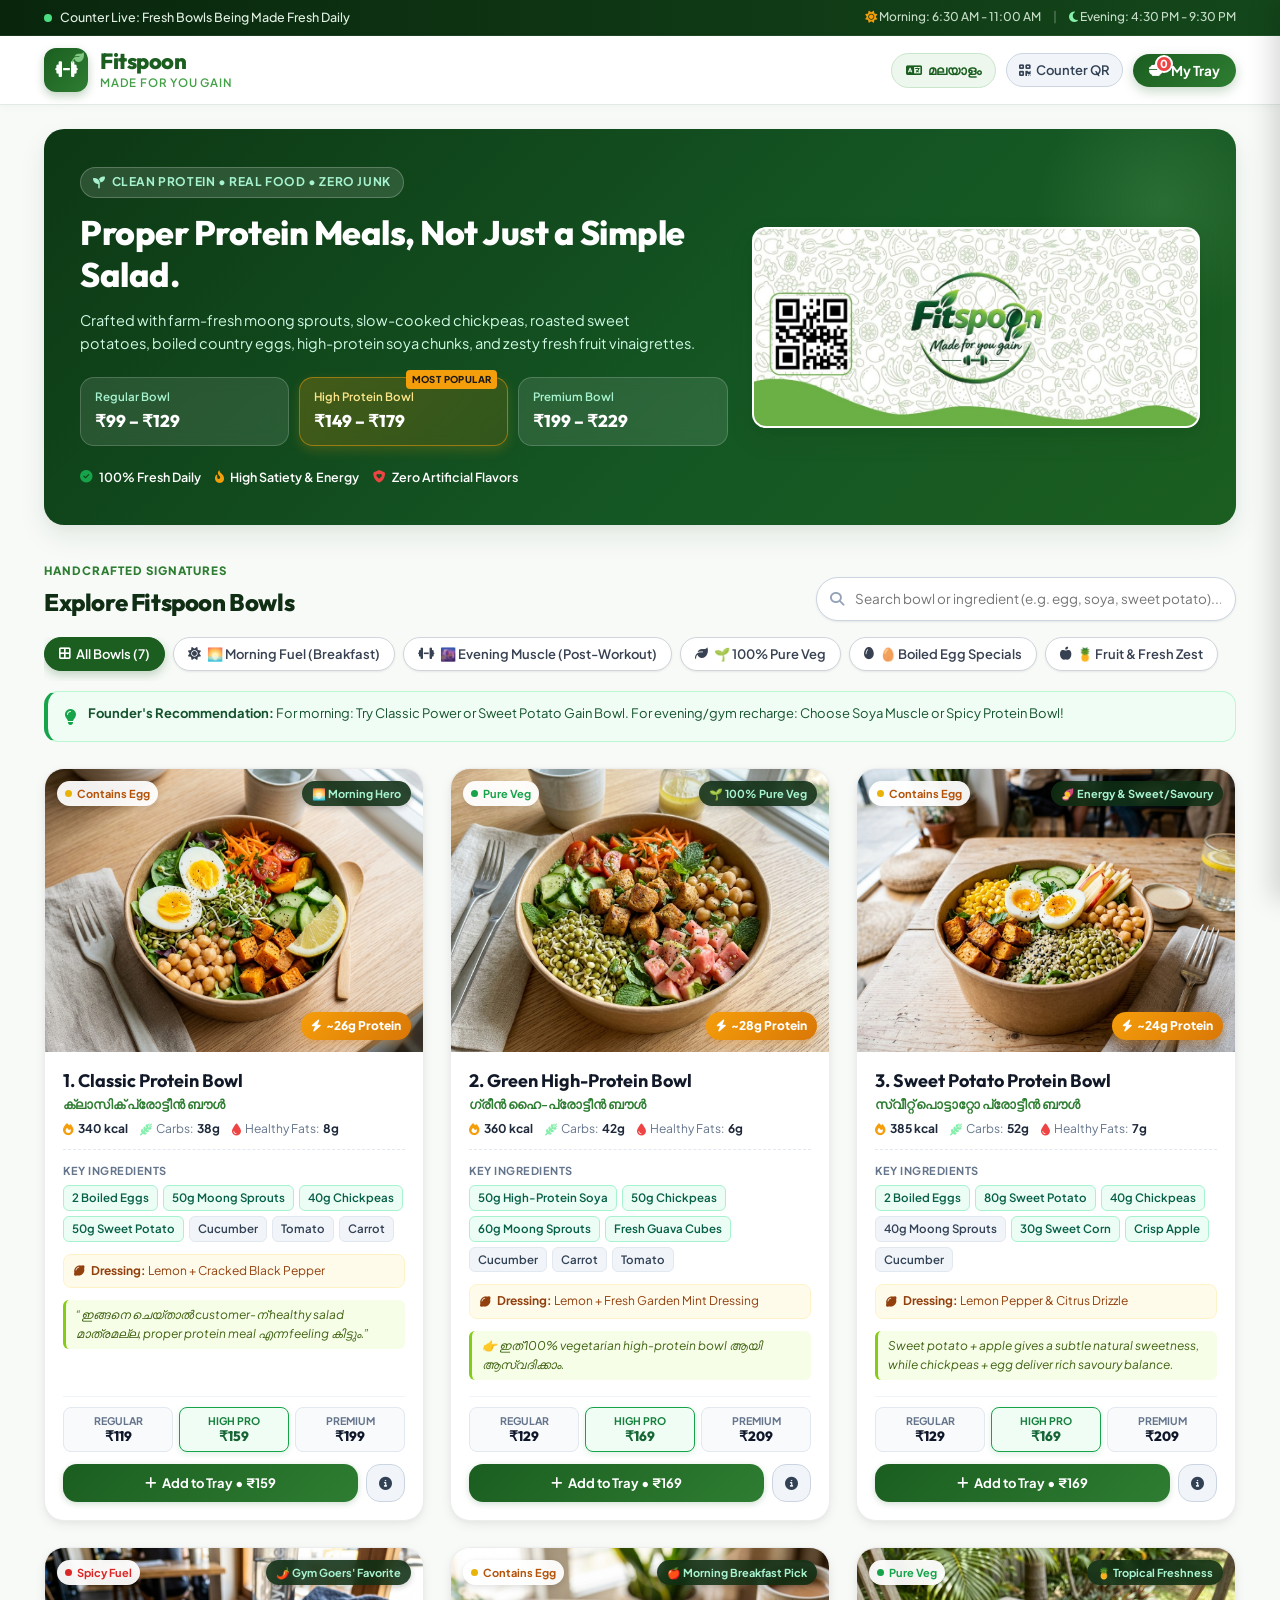
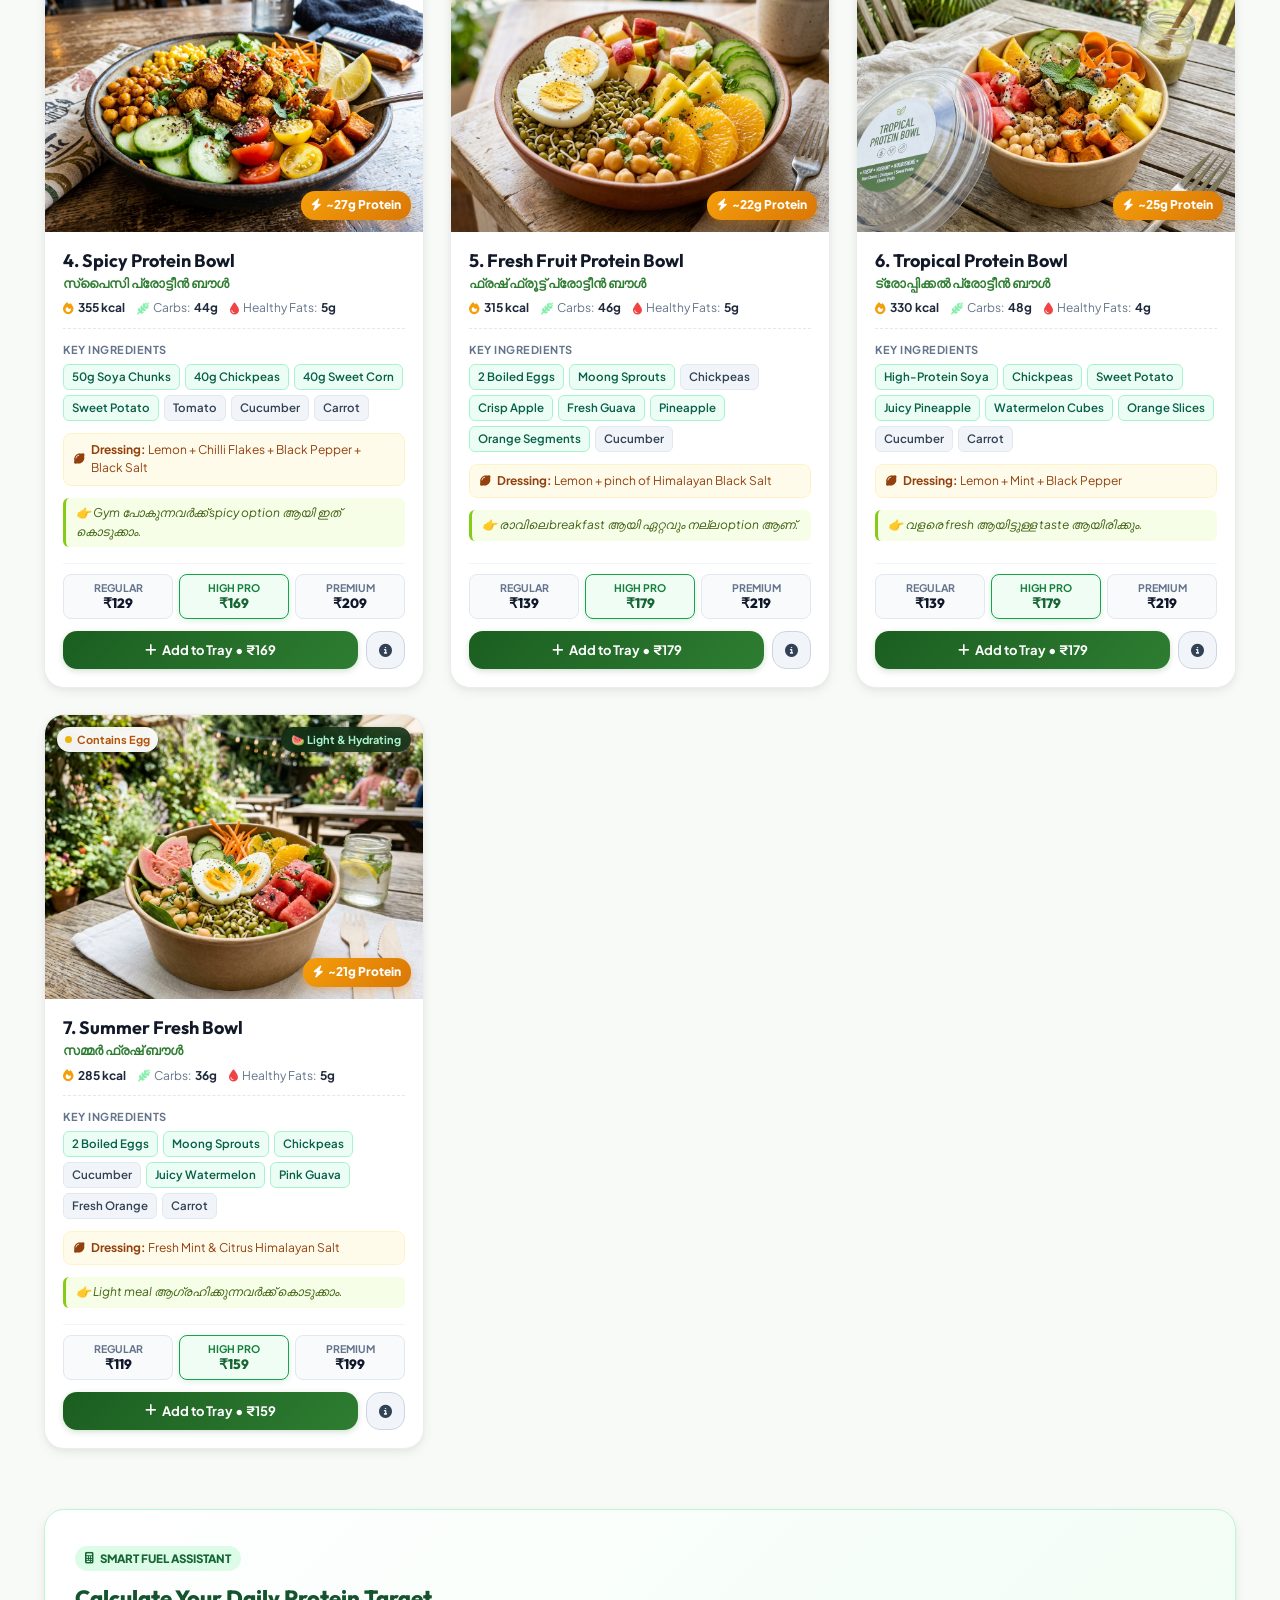
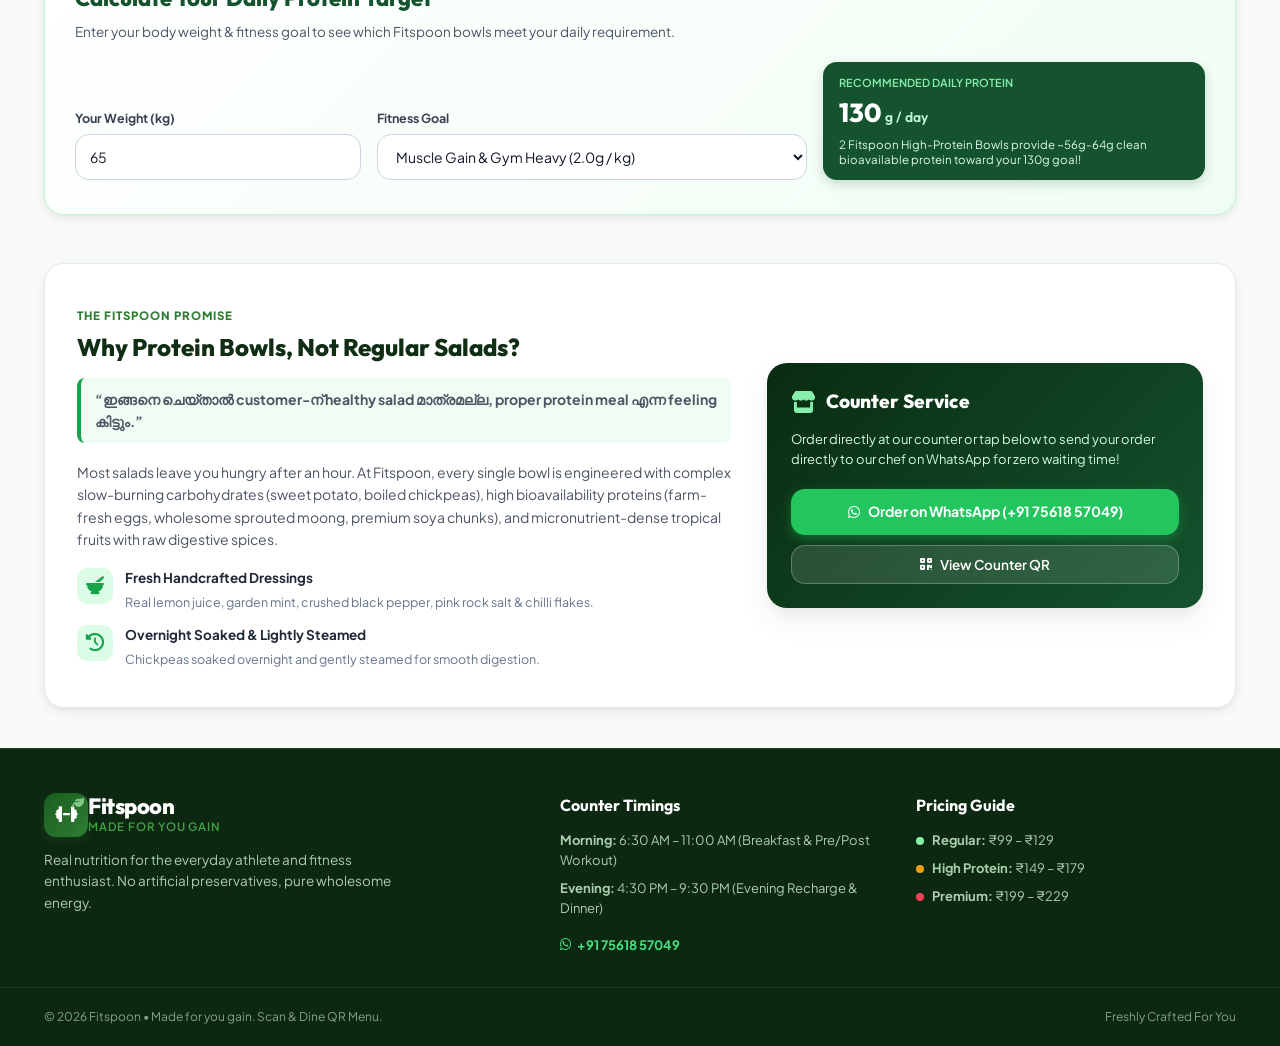
<file: fitspoon/index.html>
<!DOCTYPE html>
<html lang="en">
<head>
  <meta charset="UTF-8">
  <meta name="viewport" content="width=device-width, initial-scale=1.0, maximum-scale=5.0">
  <title>Fitspoon | Healthy Protein Bowl Menu & Counter QR Showcase</title>
  <meta name="description" content="Fitspoon - Made for you gain. Fresh high-protein breakfast and evening bowls crafted with real ingredients, boiled eggs, soya, sprouts, sweet potatoes, and zesty fresh dressings.">
  <meta name="theme-color" content="#1b5e20">
  
  <!-- Google Fonts: Outfit & Plus Jakarta Sans -->
  <link rel="preconnect" href="https://fonts.googleapis.com">
  <link rel="preconnect" href="https://fonts.gstatic.com" crossorigin>
  <link href="https://fonts.googleapis.com/css2?family=Outfit:wght@400;500;600;700;800&family=Plus+Jakarta+Sans:wght@400;500;600;700&display=swap" rel="stylesheet">
  
  <!-- FontAwesome for crisp UI icons -->
  <link rel="stylesheet" href="https://cdnjs.cloudflare.com/ajax/libs/font-awesome/6.5.1/css/all.min.css">
  
  <link rel="stylesheet" href="styles.css">
</head>
<body data-lang="en">
  <!-- Top Announce Bar -->
  <div class="top-announcement">
    <div class="container announcement-inner">
      <div class="status-indicator">
        <span class="pulse-dot"></span>
        <span class="status-text" data-en="Counter Live: Fresh Bowls Being Made Fresh Daily" data-ml="ലൈവ് കൗണ്ടർ: ഫ്രഷ് പ്രോട്ടീൻ ബൗളുകൾ തത്സമയം തയ്യാറാക്കുന്നു">Counter Live: Fresh Bowls Being Made Fresh Daily</span>
      </div>
      <div class="announcement-timing">
        <span><i class="fa-solid fa-sun text-warning"></i> Morning: 6:30 AM - 11:00 AM</span>
        <span class="timing-divider">|</span>
        <span><i class="fa-solid fa-moon text-accent"></i> Evening: 4:30 PM - 9:30 PM</span>
      </div>
    </div>
  </div>

  <!-- Main Navigation Header -->
  <header class="site-header" id="mainHeader">
    <div class="container header-container">
      <div class="brand-block">
        <div class="brand-logo-wrap">
          <div class="brand-badge-icon">
            <i class="fa-solid fa-dumbbell"></i>
            <i class="fa-solid fa-leaf leaf-accent"></i>
          </div>
          <div class="brand-titles">
            <h1 class="brand-name">Fitspoon</h1>
            <span class="brand-tagline">Made for you gain</span>
          </div>
        </div>
      </div>

      <div class="header-actions">
        <!-- Language Switcher -->
        <button class="lang-toggle-btn" id="langToggleBtn" aria-label="Toggle language between English and Malayalam">
          <i class="fa-solid fa-language"></i>
          <span class="current-lang-text" id="langLabel">മലയാളം</span>
        </button>

        <!-- QR Standee Modal Trigger -->
        <button class="qr-standee-btn" id="openQrModalBtn" title="Counter QR Standee">
          <i class="fa-solid fa-qrcode"></i>
          <span class="btn-text-desktop">Counter QR</span>
        </button>

        <!-- Cart / Tray Trigger -->
        <button class="tray-trigger-btn" id="openTrayBtn" aria-label="Open your selected bowls tray">
          <div class="tray-icon-box">
            <i class="fa-solid fa-bowl-food"></i>
            <span class="tray-count-badge" id="trayCountBadge">0</span>
          </div>
          <span class="tray-label-desktop">My Tray</span>
        </button>
      </div>
    </div>
  </header>

  <!-- Hero Section -->
  <section class="hero-section">
    <div class="container hero-container">
      <div class="hero-banner-card">
        <div class="hero-content">
          <div class="hero-pill-badge">
            <i class="fa-solid fa-seedling"></i>
            <span data-en="Clean Protein • Real Food • Zero Junk" data-ml="യഥാർത്ഥ പ്രോട്ടീൻ • ക്ലീൻ ഫുഡ് • സീറോ ജങ്ക്">Clean Protein • Real Food • Zero Junk</span>
          </div>
          <h2 class="hero-heading" data-en="Proper Protein Meals, Not Just a Simple Salad." data-ml="വെറും സാലഡ് മാത്രമല്ല, ശരീരത്തിന് വേണ്ട യഥാർത്ഥ പ്രോട്ടീൻ മീൽ!">
            Proper Protein Meals, Not Just a Simple Salad.
          </h2>
          <p class="hero-subheading" data-en="Crafted with farm-fresh moong sprouts, slow-cooked chickpeas, roasted sweet potatoes, boiled country eggs, high-protein soya chunks, and zesty fresh fruit vinaigrettes." data-ml="വേവിച്ച മുട്ട, മുളപ്പിച്ച ചെറുപയർ, കടല, സ്വീറ്റ് പൊട്ടറ്റോ, സോയാ ചങ്ക്സ്, ഫ്രഷ് പഴങ്ങൾ എന്നിവ ചേർത്ത പോഷക സമൃദ്ധമായ ബൗളുകൾ.">
            Crafted with farm-fresh moong sprouts, slow-cooked chickpeas, roasted sweet potatoes, boiled country eggs, high-protein soya chunks, and zesty fresh fruit vinaigrettes.
          </p>

          <!-- Quick Price Highlights -->
          <div class="pricing-tier-bar">
            <div class="price-pill tier-regular">
              <span class="tier-name" data-en="Regular Bowl" data-ml="റെഗുലർ ബൗൾ">Regular Bowl</span>
              <span class="tier-price">₹99 – ₹129</span>
            </div>
            <div class="price-pill tier-high-protein featured-pill">
              <div class="badge-pop" data-en="Most Popular" data-ml="കൂടുതൽ പേർ ഇഷ്ടപ്പെടുന്നത്">Most Popular</div>
              <span class="tier-name" data-en="High Protein Bowl" data-ml="ഹൈ പ്രോട്ടീൻ ബൗൾ">High Protein Bowl</span>
              <span class="tier-price">₹149 – ₹179</span>
            </div>
            <div class="price-pill tier-premium">
              <span class="tier-name" data-en="Premium Bowl" data-ml="പ്രീമിയം ബൗൾ">Premium Bowl</span>
              <span class="tier-price">₹199 – ₹229</span>
            </div>
          </div>

          <div class="hero-meta-strip">
            <div class="meta-item">
              <i class="fa-solid fa-circle-check text-success"></i>
              <span data-en="100% Fresh Daily" data-ml="100% ദിവസേന ഫ്രഷ്">100% Fresh Daily</span>
            </div>
            <div class="meta-item">
              <i class="fa-solid fa-fire-flame-curved text-warning"></i>
              <span data-en="High Satiety & Energy" data-ml="കൂടുതൽ ഉന്മേഷവും ഊർജ്ജവും">High Satiety & Energy</span>
            </div>
            <div class="meta-item">
              <i class="fa-solid fa-shield-heart text-danger"></i>
              <span data-en="Zero Artificial Flavors" data-ml="കൃത്രിമ ചേരുവകൾ ഇല്ല">Zero Artificial Flavors</span>
            </div>
          </div>
        </div>

        <div class="hero-media-wrap">
          <img src="images/fitspoon_banner.jpg" alt="Fitspoon Banner Made for you gain" class="hero-brand-banner-img" onerror="this.style.display='none'">
        </div>
      </div>
    </div>
  </section>

  <!-- Filter & Time-of-Day Bar -->
  <section class="menu-control-section" id="menuSection">
    <div class="container">
      <div class="control-header">
        <div class="section-title-wrap">
          <span class="subtitle-tag" data-en="HANDCRAFTED SIGNATURES" data-ml="ഞങ്ങളുടെ പ്രധാന ബൗളുകൾ">HANDCRAFTED SIGNATURES</span>
          <h3 class="section-title" data-en="Explore Fitspoon Bowls" data-ml="ഫിറ്റ്സ്പൂൺ പ്രോട്ടീൻ ബൗളുകൾ">Explore Fitspoon Bowls</h3>
        </div>

        <!-- Search Bar -->
        <div class="search-box">
          <i class="fa-solid fa-magnifying-glass"></i>
          <input type="text" id="searchInput" placeholder="Search bowl or ingredient (e.g. egg, soya, sweet potato)..." data-en-ph="Search bowl or ingredient (e.g. egg, soya, sweet potato)..." data-ml-ph="ബൗളുകൾ അല്ലെങ്കിൽ ചേരുവകൾ തിരയുക...">
        </div>
      </div>

      <!-- Filter Buttons -->
      <div class="category-filters" id="categoryFilters" role="tablist">
        <button class="filter-chip active" data-filter="all" role="tab" aria-selected="true">
          <i class="fa-solid fa-border-all"></i>
          <span data-en="All Bowls (7)" data-ml="എല്ലാ ബൗളുകളും (7)">All Bowls (7)</span>
        </button>
        <button class="filter-chip" data-filter="morning" role="tab">
          <i class="fa-solid fa-sun"></i>
          <span data-en="🌅 Morning Fuel (Breakfast)" data-ml="🌅 പ്രഭാത ഭക്ഷണം (Morning)">🌅 Morning Fuel (Breakfast)</span>
        </button>
        <button class="filter-chip" data-filter="evening" role="tab">
          <i class="fa-solid fa-dumbbell"></i>
          <span data-en="🌆 Evening Muscle (Post-Workout)" data-ml="🌆 വൈകുന്നേരത്തെ മീൽ (Evening)">🌆 Evening Muscle (Post-Workout)</span>
        </button>
        <button class="filter-chip" data-filter="veg" role="tab">
          <i class="fa-solid fa-leaf"></i>
          <span data-en="🌱 100% Pure Veg" data-ml="🌱 100% വെജിറ്റേറിയൻ">🌱 100% Pure Veg</span>
        </button>
        <button class="filter-chip" data-filter="egg" role="tab">
          <i class="fa-solid fa-egg"></i>
          <span data-en="🥚 Boiled Egg Specials" data-ml="🥚 മുട്ട ചേർത്തവ">🥚 Boiled Egg Specials</span>
        </button>
        <button class="filter-chip" data-filter="fruit" role="tab">
          <i class="fa-solid fa-apple-whole"></i>
          <span data-en="🍍 Fruit & Fresh Zest" data-ml="🍍 ഫ്രൂട്ട് & സിട്രസ്">🍍 Fruit & Fresh Zest</span>
        </button>
      </div>

      <!-- Time of day founder recommendation banner -->
      <div class="founder-recommendation-box">
        <div class="founder-icon"><i class="fa-solid fa-lightbulb"></i></div>
        <div class="founder-content">
          <strong data-en="Founder's Recommendation:" data-ml="കൗണ്ടർ സ്പെഷ്യൽ നിർദ്ദേശം:">Founder's Recommendation:</strong>
          <span id="timingTipText" data-en="For morning: Try Classic Power or Sweet Potato Gain Bowl. For evening/gym recharge: Choose Soya Muscle or Spicy Protein Bowl!" data-ml="രാവിലെ: ക്ലാസിക് പവർ അല്ലെങ്കിൽ സ്വീറ്റ് പൊട്ടറ്റോ ഗെയിൻ ബൗൾ തിരഞ്ഞെടുക്കാം. വൈകുന്നേരം ജിം കഴിഞ്ഞ്: സോയാ മസിൽ അല്ലെങ്കിൽ സ്പൈസി ബൗൾ ഉത്തമം!">
            For morning: Try Classic Power or Sweet Potato Gain Bowl. For evening/gym recharge: Choose Soya Muscle or Spicy Protein Bowl!
          </span>
        </div>
      </div>
    </div>
  </section>

  <!-- Product Grid Section -->
  <main class="products-section">
    <div class="container">
      <div class="products-grid" id="productsGrid">
        <!-- Javascript dynamically renders all 7 bowls here with rich interactive controls -->
      </div>
    </div>
  </main>

  <!-- Macro & Nutrition Value Calculator -->
  <section class="macro-calculator-section">
    <div class="container">
      <div class="calc-card">
        <div class="calc-header">
          <div class="calc-badge">
            <i class="fa-solid fa-calculator"></i>
            <span data-en="Smart Fuel Assistant" data-ml="സ്മാർട്ട് ഫിറ്റ്നസ് കാൽക്കുലേറ്റർ">Smart Fuel Assistant</span>
          </div>
          <h3 data-en="Calculate Your Daily Protein Target" data-ml="നിങ്ങളുടെ ദൈനംദിന പ്രോട്ടീൻ ലക്ഷ്യം കണക്കാക്കൂ">Calculate Your Daily Protein Target</h3>
          <p data-en="Enter your body weight & fitness goal to see which Fitspoon bowls meet your daily requirement." data-ml="നിങ്ങളുടെ ഭാരവും വ്യായാമ ലക്ഷ്യവും നൽകി അനുയോജ്യമായ ബൗളുകൾ കണ്ടെത്തൂ.">
            Enter your body weight & fitness goal to see which Fitspoon bowls meet your daily requirement.
          </p>
        </div>

        <div class="calc-form-grid">
          <div class="form-group">
            <label for="userWeight" data-en="Your Weight (kg)" data-ml="നിങ്ങളുടെ ഭാരം (kg)">Your Weight (kg)</label>
            <input type="number" id="userWeight" value="65" min="30" max="180">
          </div>
          <div class="form-group">
            <label for="fitnessGoal" data-en="Fitness Goal" data-ml="വ്യായാമ ലക്ഷ്യം">Fitness Goal</label>
            <select id="fitnessGoal">
              <option value="maintenance" data-en="Stay Fit & Energetic (1.2g / kg)" data-ml="ആരോഗ്യം നിലനിർത്താൻ (1.2g / kg)">Stay Fit & Energetic (1.2g / kg)</option>
              <option value="fat_loss" data-en="Fat Loss & Lean Muscle (1.6g / kg)" data-ml="തടി കുറയ്ക്കാനും ഫിറ്റ്‌നസിനും (1.6g / kg)">Fat Loss & Lean Muscle (1.6g / kg)</option>
              <option value="muscle_gain" selected data-en="Muscle Gain & Gym Heavy (2.0g / kg)" data-ml="മസിൽ ബിൽഡിംഗ് & ജിം (2.0g / kg)">Muscle Gain & Gym Heavy (2.0g / kg)</option>
            </select>
          </div>
          <div class="form-group calc-result-box">
            <span class="calc-target-label" data-en="Recommended Daily Protein" data-ml="ദിവസേന ആവശ്യമായ പ്രോട്ടീൻ">Recommended Daily Protein</span>
            <div class="calc-target-value"><span id="targetProteinVal">130</span><span class="unit">g / day</span></div>
            <span class="calc-target-hint" id="calcHintText">1 Fitspoon High-Protein Bowl gives ~28g-32g clean bioavailable protein!</span>
          </div>
        </div>
      </div>
    </div>
  </section>

  <!-- About Startup Philosophy Section -->
  <section class="about-section">
    <div class="container">
      <div class="about-card">
        <div class="about-grid">
          <div class="about-text">
            <span class="subtitle-tag" data-en="THE FITSPOON PROMISE" data-ml="ഫിറ്റ്സ്പൂൺ തത്വം">THE FITSPOON PROMISE</span>
            <h3 data-en="Why Protein Bowls, Not Regular Salads?" data-ml="എന്തുകൊണ്ട് വെറും സാലഡ് അല്ല, പ്രോട്ടീൻ ബൗൾ?">Why Protein Bowls, Not Regular Salads?</h3>
            <p class="about-quote" data-en="&ldquo;ഇങ്ങനെ ചെയ്താൽ customer-ന് healthy salad മാത്രമല്ല, proper protein meal എന്ന feeling കിട്ടും.&rdquo;" data-ml="&ldquo;ഇങ്ങനെ ചെയ്താൽ customer-ന് healthy salad മാത്രമല്ല, proper protein meal എന്ന feeling കിട്ടും.&rdquo;">
              &ldquo;ഇങ്ങനെ ചെയ്താൽ customer-ന് healthy salad മാത്രമല്ല, proper protein meal എന്ന feeling കിട്ടും.&rdquo;
            </p>
            <p data-en="Most salads leave you hungry after an hour. At Fitspoon, every single bowl is engineered with complex slow-burning carbohydrates (sweet potato, boiled chickpeas), high bioavailability proteins (farm-fresh eggs, wholesome sprouted moong, premium soya chunks), and micronutrient-dense tropical fruits with raw digestive spices." data-ml="സാധാരണ സാലഡുകൾ കഴിച്ചാൽ ഉടൻ വിശക്കും. എന്നാൽ ഫിറ്റ്സ്പൂണിൽ മുട്ട, ചെറുപയർ മുളപ്പിച്ചത്, കടല, മധുരക്കിഴങ്ങ്, സോയ എന്നിവ കൃത്യമായ അളവിൽ ചേർക്കുന്നതിനാൽ വയറു നിറയുകയും ശരീരത്തിന് ആവശ്യമായ പ്രോട്ടീൻ ഉറപ്പാക്കുകയും ചെയ്യുന്നു.">
              Most salads leave you hungry after an hour. At Fitspoon, every single bowl is engineered with complex slow-burning carbohydrates (sweet potato, boiled chickpeas), high bioavailability proteins (farm-fresh eggs, wholesome sprouted moong, premium soya chunks), and micronutrient-dense tropical fruits with raw digestive spices.
            </p>

            <div class="about-bullets">
              <div class="bullet-item">
                <i class="fa-solid fa-mortar-pestle"></i>
                <div>
                  <strong data-en="Fresh Handcrafted Dressings" data-ml="സ്വാഭാവിക ഡ്രസ്സിംഗുകൾ">Fresh Handcrafted Dressings</strong>
                  <span data-en="Real lemon juice, garden mint, crushed black pepper, pink rock salt & chilli flakes. No mayonnaise or palm oil dressings." data-ml="ഫ്രഷ് നാരങ്ങാനീര്, പുതിന, കുരുമുളക്, ഇന്തുപ്പ്, ചില്ലി ഫ്ലേക്സ്. മയോണൈസ് ഇല്ല.">Real lemon juice, garden mint, crushed black pepper, pink rock salt & chilli flakes.</span>
                </div>
              </div>
              <div class="bullet-item">
                <i class="fa-solid fa-clock-rotate-left"></i>
                <div>
                  <strong data-en="Overnight Soaked & Lightly Steamed" data-ml="കുതിർത്തു വേവിച്ച ചേരുവകൾ">Overnight Soaked & Lightly Steamed</strong>
                  <span data-en="Chickpeas soaked overnight and gently steamed with moong sprouts for smooth digestion and maximum nutrient absorption." data-ml="കടല രാത്രി കുതിർത്ത് രാവിലെ വേവിക്കുന്നു. മുളപ്പിച്ച പയർ ചെറുതായി സ്റ്റീം ചെയ്യുന്നു.">Chickpeas soaked overnight and gently steamed for smooth digestion.</span>
                </div>
              </div>
            </div>
          </div>
          <div class="about-card-side">
            <div class="counter-highlight-box">
              <div class="highlight-header">
                <i class="fa-solid fa-store"></i>
                <h4 data-en="Counter Service" data-ml="കൗണ്ടർ ഓർഡറിംഗ്">Counter Service</h4>
              </div>
              <p data-en="Order directly at our counter or tap below to send your order directly to our chef on WhatsApp for zero waiting time!" data-ml="കൗണ്ടറിൽ നിന്ന് നേരിട്ടോ അല്ലെങ്കിൽ വാട്സാപ്പിലൂടെയോ ഉടൻ ഓർഡർ ചെയ്യാം!">
                Order directly at our counter or tap below to send your order directly to our chef on WhatsApp for zero waiting time!
              </p>
              <div class="counter-contact-actions">
                <a href="https://wa.me/917561857049?text=Hi%20Fitspoon!%20I%20scanned%20your%20QR%20code%20and%20want%20to%20order%20a%20bowl" target="_blank" rel="noopener" class="btn-whatsapp-order">
                  <i class="fa-brands fa-whatsapp"></i>
                  <span data-en="Order on WhatsApp (+91 75618 57049)" data-ml="വാട്സാപ്പിൽ ഓർഡർ ചെയ്യൂ (+91 75618 57049)">Order on WhatsApp (+91 75618 57049)</span>
                </a>
                <button class="btn-qr-view" onclick="document.getElementById('openQrModalBtn').click()">
                  <i class="fa-solid fa-qrcode"></i>
                  <span data-en="View Counter QR" data-ml="കൗണ്ടർ QR കാണൂ">View Counter QR</span>
                </button>
              </div>
            </div>
          </div>
        </div>
      </div>
    </div>
  </section>

  <!-- Sticky Mobile Bottom Bar -->
  <div class="mobile-bottom-bar" id="mobileBottomBar">
    <div class="bottom-bar-inner">
      <button class="mobile-nav-item active" onclick="window.scrollTo({top: 0, behavior: 'smooth'})">
        <i class="fa-solid fa-house"></i>
        <span>Home</span>
      </button>
      <button class="mobile-nav-item" onclick="document.getElementById('menuSection').scrollIntoView({behavior: 'smooth'})">
        <i class="fa-solid fa-utensils"></i>
        <span>Menu</span>
      </button>
      <button class="mobile-nav-item" onclick="document.getElementById('langToggleBtn').click()">
        <i class="fa-solid fa-language"></i>
        <span id="mobileLangLabel">മലയാളം</span>
      </button>
      <button class="mobile-nav-item highlight-tray-btn" onclick="document.getElementById('openTrayBtn').click()">
        <div class="mobile-tray-badge-wrap">
          <i class="fa-solid fa-bowl-food"></i>
          <span class="mobile-badge" id="mobileTrayCount">0</span>
        </div>
        <span>My Tray</span>
      </button>
    </div>
  </div>

  <!-- Tray / Cart Slide-over Drawer -->
  <div class="tray-drawer-backdrop" id="trayBackdrop"></div>
  <aside class="tray-drawer" id="trayDrawer" aria-hidden="true">
    <div class="tray-drawer-header">
      <div class="tray-drawer-title">
        <i class="fa-solid fa-bowl-food text-success"></i>
        <div>
          <h3 data-en="Your Fitspoon Tray" data-ml="നിങ്ങളുടെ ഫിറ്റ്സ്പൂൺ ട്രേ">Your Fitspoon Tray</h3>
          <span class="tray-subtitle" data-en="Fresh bowls selected for order" data-ml="ഓർഡറിനായി തിരഞ്ഞെടുത്തവ">Fresh bowls selected for order</span>
        </div>
      </div>
      <button class="close-drawer-btn" id="closeTrayBtn" aria-label="Close Tray">
        <i class="fa-solid fa-xmark"></i>
      </button>
    </div>

    <div class="tray-drawer-body" id="trayDrawerBody">
      <!-- Injected by JavaScript -->
    </div>

    <div class="tray-drawer-footer" id="trayDrawerFooter">
      <div class="tray-subtotal-row">
        <span data-en="Total Amount:" data-ml="ആകെ തുക:">Total Amount:</span>
        <span class="total-price" id="trayTotalPrice">₹0</span>
      </div>
      <div class="tray-action-buttons">
        <button class="btn-checkout-whatsapp" id="whatsappCheckoutBtn">
          <i class="fa-brands fa-whatsapp"></i>
          <span data-en="Send Order via WhatsApp" data-ml="വാട്സാപ്പിൽ ഓർഡർ ചെയ്യുക">Send Order via WhatsApp</span>
        </button>
        <button class="btn-token-display" id="showTokenBtn">
          <i class="fa-solid fa-receipt"></i>
          <span data-en="Show Counter Token Screen" data-ml="കൗണ്ടർ ടോക്കൺ കാണിക്കുക">Show Counter Token Screen</span>
        </button>
      </div>
    </div>
  </aside>

  <!-- Product Detail Modal -->
  <div class="modal-backdrop" id="productModalBackdrop"></div>
  <div class="product-modal" id="productModal" role="dialog" aria-hidden="true">
    <button class="modal-close-btn" id="closeProductModalBtn" aria-label="Close modal">
      <i class="fa-solid fa-xmark"></i>
    </button>
    <div class="modal-content-wrap" id="modalDynamicContent">
      <!-- Injected by JavaScript -->
    </div>
  </div>

  <!-- Counter QR Standee Modal for the Owner / Stalls -->
  <div class="modal-backdrop" id="qrModalBackdrop"></div>
  <div class="qr-standee-modal" id="qrStandeeModal" role="dialog" aria-hidden="true">
    <button class="modal-close-btn" id="closeQrModalBtn" aria-label="Close QR Standee">
      <i class="fa-solid fa-xmark"></i>
    </button>
    <div class="qr-standee-paper" id="printableQrStandee">
      <div class="standee-header">
        <div class="standee-emblem">
          <i class="fa-solid fa-dumbbell"></i>
          <i class="fa-solid fa-leaf"></i>
        </div>
        <h2 class="standee-brand">Fitspoon</h2>
        <span class="standee-motto">MADE FOR YOU GAIN</span>
      </div>
      
      <div class="standee-callout">
        <span class="standee-pill">📱 SCAN FOR DIGITAL MENU</span>
        <h3>Scan to View Fresh Bowls & Prices</h3>
        <p>Explore full ingredients, protein macros & custom chef dressings</p>
      </div>

      <div class="standee-qr-frame">
        <img src="images/fitspoon_banner.jpg" alt="Fitspoon Counter QR" class="standee-qr-image" onerror="this.src='https://api.qrserver.com/v1/create-qr-code/?size=250x250&data=https%3A%2F%2Ffitspoon.com'">
      </div>

      <div class="standee-footer-tags">
        <span>🥗 100% Fresh Daily</span>
        <span>💪 20g-30g High Protein</span>
        <span>⚡ Regular ₹99+</span>
      </div>
    </div>

    <div class="standee-actions-bar">
      <button class="btn-print-standee" onclick="window.print()">
        <i class="fa-solid fa-print"></i>
        <span>Print Counter Standee</span>
      </button>
      <button class="btn-close-standee" onclick="document.getElementById('closeQrModalBtn').click()">
        Done
      </button>
    </div>
  </div>

  <!-- Big Counter Token Screen Modal -->
  <div class="modal-backdrop" id="tokenModalBackdrop"></div>
  <div class="token-modal" id="tokenModal" role="dialog" aria-hidden="true">
    <button class="modal-close-btn" id="closeTokenModalBtn" aria-label="Close Token">
      <i class="fa-solid fa-xmark"></i>
    </button>
    <div class="token-card-box">
      <span class="token-subtitle">COUNTER PICKUP TOKEN</span>
      <div class="token-big-number" id="displayTokenNumber">#FS-42</div>
      <div class="token-order-summary" id="displayTokenSummary">
        <!-- Summary populated by JS -->
      </div>
      <p class="token-instruction">Please show this screen to the counter chef to prepare your fresh bowl.</p>
      <button class="btn-token-done" onclick="document.getElementById('closeTokenModalBtn').click()">
        Got It
      </button>
    </div>
  </div>

  <!-- Toast Notifications -->
  <div class="toast-notification" id="toastNotification">
    <i class="fa-solid fa-circle-check"></i>
    <span id="toastMessage">Item added to your tray!</span>
  </div>

  <!-- Site Footer -->
  <footer class="site-footer">
    <div class="container footer-container">
      <div class="footer-brand-col">
        <div class="brand-block">
          <div class="brand-badge-icon">
            <i class="fa-solid fa-dumbbell"></i>
            <i class="fa-solid fa-leaf leaf-accent"></i>
          </div>
          <div class="brand-titles">
            <span class="brand-name text-light">Fitspoon</span>
            <span class="brand-tagline">Made for you gain</span>
          </div>
        </div>
        <p class="footer-desc" data-en="Real nutrition for the everyday athlete and fitness enthusiast. No artificial preservatives, pure wholesome energy." data-ml="വ്യായാമം ചെയ്യുന്നവർക്കും ആരോഗ്യം ആഗ്രഹിക്കുന്നവർക്കും ആവശ്യമായ യഥാർത്ഥ പോഷക സമൃദ്ധമായ ബൗളുകൾ.">
          Real nutrition for the everyday athlete and fitness enthusiast. No artificial preservatives, pure wholesome energy.
        </p>
      </div>

      <div class="footer-timings-col">
        <h4 data-en="Counter Timings" data-ml="കൗണ്ടർ സമയം">Counter Timings</h4>
        <ul>
          <li><strong>Morning:</strong> 6:30 AM – 11:00 AM (Breakfast & Pre/Post Workout)</li>
          <li><strong>Evening:</strong> 4:30 PM – 9:30 PM (Evening Recharge & Dinner)</li>
          <li style="margin-top: 8px;">
            <a href="https://wa.me/917561857049" target="_blank" style="color: #4ade80; font-weight: 700; display: inline-flex; align-items: center; gap: 6px;">
              <i class="fa-brands fa-whatsapp"></i> +91 75618 57049
            </a>
          </li>
        </ul>
      </div>

      <div class="footer-prices-col">
        <h4 data-en="Pricing Guide" data-ml="വില വിവരങ്ങൾ">Pricing Guide</h4>
        <ul>
          <li><span class="bullet-dot bg-regular"></span> <strong>Regular:</strong> ₹99 – ₹129</li>
          <li><span class="bullet-dot bg-high"></span> <strong>High Protein:</strong> ₹149 – ₹179</li>
          <li><span class="bullet-dot bg-prem"></span> <strong>Premium:</strong> ₹199 – ₹229</li>
        </ul>
      </div>
    </div>
    <div class="footer-bottom">
      <div class="container footer-bottom-inner">
        <p>© 2026 Fitspoon • Made for you gain. Scan & Dine QR Menu.</p>
        <p class="tag-powered">Freshly Crafted For You</p>
      </div>
    </div>
  </footer>

  <script src="app.js"></script>
</body>
</html>
</file>
<file: fitspoon/styles.css>
/* ==========================================================================
   FITSPOON - MADE FOR YOU GAIN
   Ultra-Premium Brand Design System & QR Digital Menu Styles
   ========================================================================== */

:root {
  --primary-dark: #0b2e11;
  --primary: #155724;
  --primary-light: #238636;
  --primary-subtle: #e8f5e9;
  --accent-green: #2e7d32;
  --accent-lime: #4caf50;
  --accent-glow: rgba(76, 175, 80, 0.2);
  --accent-gold: #d97706;
  --gold-subtle: #fef3c7;
  
  --veg-color: #16a34a;
  --egg-color: #eab308;
  --spicy-color: #dc2626;

  --bg-main: #f7faf7;
  --bg-card: #ffffff;
  --bg-surface: #f1f5f1;
  
  --text-main: #111827;
  --text-muted: #4b5563;
  --text-light: #9ca3af;
  --text-inverse: #ffffff;

  --border-color: #e2e8f0;
  --border-focus: #4caf50;
  
  --font-heading: 'Outfit', -apple-system, BlinkMacSystemFont, 'Segoe UI', Roboto, sans-serif;
  --font-body: 'Plus Jakarta Sans', -apple-system, BlinkMacSystemFont, 'Segoe UI', Roboto, sans-serif;

  --shadow-sm: 0 1px 3px rgba(0, 0, 0, 0.05), 0 1px 2px rgba(0, 0, 0, 0.03);
  --shadow-md: 0 4px 12px rgba(0, 0, 0, 0.06), 0 2px 4px rgba(0, 0, 0, 0.03);
  --shadow-lg: 0 12px 28px rgba(11, 46, 17, 0.08), 0 4px 10px rgba(0, 0, 0, 0.03);
  --shadow-xl: 0 20px 38px rgba(11, 46, 17, 0.12), 0 8px 16px rgba(0, 0, 0, 0.06);

  --radius-sm: 8px;
  --radius-md: 14px;
  --radius-lg: 20px;
  --radius-full: 9999px;

  --transition-fast: 0.18s ease;
  --transition-normal: 0.28s cubic-bezier(0.16, 1, 0.3, 1);
}

/* Reset & Box Sizing */
*, *::before, *::after {
  box-sizing: border-box;
  margin: 0;
  padding: 0;
}

html {
  scroll-behavior: smooth;
  -webkit-tap-highlight-color: transparent;
}

body {
  font-family: var(--font-body);
  background-color: var(--bg-main);
  color: var(--text-main);
  line-height: 1.55;
  font-size: 15px;
  overflow-x: hidden;
  padding-bottom: 76px; /* space for mobile bottom bar */
}

@media (min-width: 900px) {
  body {
    padding-bottom: 0;
  }
}

img {
  max-width: 100%;
  height: auto;
  display: block;
}

button, input, select {
  font-family: inherit;
}

a {
  text-decoration: none;
  color: inherit;
}

.container {
  width: 100%;
  max-width: 1240px;
  margin: 0 auto;
  padding: 0 16px;
}

@media (min-width: 768px) {
  .container {
    padding: 0 24px;
  }
}

/* ==========================================================================
   Top Announcement Bar
   ========================================================================== */
.top-announcement {
  background: linear-gradient(90deg, #09260d, #14471b);
  color: #e2f1e4;
  font-size: 12.5px;
  font-weight: 500;
  padding: 8px 0;
  border-bottom: 1px solid rgba(255, 255, 255, 0.08);
}

.announcement-inner {
  display: flex;
  align-items: center;
  justify-content: space-between;
  flex-wrap: wrap;
  gap: 8px;
}

.status-indicator {
  display: flex;
  align-items: center;
  gap: 8px;
}

.pulse-dot {
  width: 8px;
  height: 8px;
  background-color: #4ade80;
  border-radius: 50%;
  box-shadow: 0 0 0 0 rgba(74, 222, 128, 0.7);
  animation: pulseGreen 2s infinite;
}

@keyframes pulseGreen {
  0% {
    transform: scale(0.95);
    box-shadow: 0 0 0 0 rgba(74, 222, 128, 0.7);
  }
  70% {
    transform: scale(1);
    box-shadow: 0 0 0 8px rgba(74, 222, 128, 0);
  }
  100% {
    transform: scale(0.95);
    box-shadow: 0 0 0 0 rgba(74, 222, 128, 0);
  }
}

.announcement-timing {
  display: none;
  align-items: center;
  gap: 12px;
  font-size: 12px;
  color: #c7dec9;
}

@media (min-width: 768px) {
  .announcement-timing {
    display: flex;
  }
}

.timing-divider {
  opacity: 0.4;
}

.text-warning { color: #f59e0b; }
.text-accent { color: #86efac; }
.text-success { color: #16a34a; }
.text-danger { color: #ef4444; }

/* ==========================================================================
   Header & Brand Bar
   ========================================================================== */
.site-header {
  position: sticky;
  top: 0;
  z-index: 100;
  background: rgba(255, 255, 255, 0.94);
  backdrop-filter: blur(12px);
  -webkit-backdrop-filter: blur(12px);
  border-bottom: 1px solid rgba(22, 101, 33, 0.12);
  box-shadow: 0 2px 8px rgba(0, 0, 0, 0.03);
  transition: all var(--transition-fast);
}

.header-container {
  display: flex;
  align-items: center;
  justify-content: space-between;
  height: 68px;
}

.brand-block {
  display: flex;
  align-items: center;
}

.brand-logo-wrap {
  display: flex;
  align-items: center;
  gap: 12px;
}

.brand-badge-icon {
  width: 44px;
  height: 44px;
  background: linear-gradient(135deg, #1b5e20, #2e7d32);
  color: #fff;
  border-radius: 12px;
  display: flex;
  align-items: center;
  justify-content: center;
  font-size: 18px;
  position: relative;
  box-shadow: 0 4px 10px rgba(27, 94, 32, 0.28);
}

.brand-badge-icon .leaf-accent {
  position: absolute;
  font-size: 12px;
  color: #81c784;
  top: 4px;
  right: 4px;
}

.brand-titles {
  display: flex;
  flex-direction: column;
}

.brand-name {
  font-family: var(--font-heading);
  font-size: 22px;
  font-weight: 800;
  color: #1b5e20;
  letter-spacing: -0.5px;
  line-height: 1.1;
}

.brand-name.text-light {
  color: #ffffff;
}

.brand-tagline {
  font-size: 11.5px;
  font-weight: 600;
  text-transform: uppercase;
  letter-spacing: 0.8px;
  color: #43a047;
}

.header-actions {
  display: flex;
  align-items: center;
  gap: 10px;
}

.lang-toggle-btn {
  display: inline-flex;
  align-items: center;
  gap: 6px;
  background: #edf7ee;
  border: 1px solid #c8e6c9;
  color: #1b5e20;
  font-size: 13px;
  font-weight: 700;
  padding: 8px 14px;
  border-radius: var(--radius-full);
  cursor: pointer;
  transition: all var(--transition-fast);
}

.lang-toggle-btn:hover {
  background: #dff0e1;
  transform: translateY(-1px);
}

.qr-standee-btn {
  display: inline-flex;
  align-items: center;
  gap: 6px;
  background: #f1f5f9;
  border: 1px solid #cbd5e1;
  color: #334155;
  font-size: 13px;
  font-weight: 600;
  padding: 8px 12px;
  border-radius: var(--radius-full);
  cursor: pointer;
  transition: all var(--transition-fast);
}

.qr-standee-btn:hover {
  background: #e2e8f0;
  color: #0f172a;
}

.btn-text-desktop {
  display: none;
}

@media (min-width: 520px) {
  .btn-text-desktop {
    display: inline;
  }
}

.tray-trigger-btn {
  display: inline-flex;
  align-items: center;
  gap: 8px;
  background: linear-gradient(135deg, #1b5e20, #2e7d32);
  color: #ffffff;
  border: none;
  padding: 8px 16px;
  border-radius: var(--radius-full);
  font-weight: 700;
  font-size: 13.5px;
  cursor: pointer;
  box-shadow: 0 4px 12px rgba(27, 94, 32, 0.25);
  transition: all var(--transition-fast);
}

.tray-trigger-btn:hover {
  background: linear-gradient(135deg, #15501a, #256d29);
  transform: translateY(-1px);
  box-shadow: 0 6px 16px rgba(27, 94, 32, 0.32);
}

.tray-icon-box {
  position: relative;
  display: flex;
  align-items: center;
}

.tray-count-badge {
  position: absolute;
  top: -9px;
  right: -10px;
  background: #ef4444;
  color: #fff;
  font-size: 11px;
  font-weight: 800;
  width: 18px;
  height: 18px;
  border-radius: 50%;
  display: flex;
  align-items: center;
  justify-content: center;
  border: 2px solid #fff;
  transition: transform 0.2s cubic-bezier(0.175, 0.885, 0.32, 1.275);
}

.tray-label-desktop {
  display: none;
}

@media (min-width: 520px) {
  .tray-label-desktop {
    display: inline;
  }
}

/* ==========================================================================
   Hero Section
   ========================================================================== */
.hero-section {
  padding: 24px 0 16px;
}

.hero-banner-card {
  background: linear-gradient(135deg, #0d3814 0%, #155724 60%, #1b5e20 100%);
  border-radius: var(--radius-lg);
  color: #fff;
  padding: 28px 20px;
  box-shadow: var(--shadow-lg);
  display: grid;
  grid-template-columns: 1fr;
  gap: 24px;
  position: relative;
  overflow: hidden;
}

.hero-banner-card::before {
  content: "";
  position: absolute;
  top: -50px;
  right: -50px;
  width: 250px;
  height: 250px;
  background: radial-gradient(circle, rgba(129, 199, 132, 0.18) 0%, rgba(27, 94, 32, 0) 70%);
  border-radius: 50%;
  pointer-events: none;
}

@media (min-width: 900px) {
  .hero-banner-card {
    grid-template-columns: 1.3fr 0.9fr;
    padding: 38px 36px;
    align-items: center;
  }
}

.hero-content {
  position: relative;
  z-index: 2;
}

.hero-pill-badge {
  display: inline-flex;
  align-items: center;
  gap: 6px;
  background: rgba(255, 255, 255, 0.12);
  border: 1px solid rgba(255, 255, 255, 0.22);
  color: #a7f3d0;
  font-size: 12px;
  font-weight: 700;
  text-transform: uppercase;
  letter-spacing: 0.6px;
  padding: 5px 12px;
  border-radius: var(--radius-full);
  margin-bottom: 14px;
}

.hero-heading {
  font-family: var(--font-heading);
  font-size: 26px;
  font-weight: 800;
  line-height: 1.25;
  letter-spacing: -0.5px;
  margin-bottom: 12px;
  color: #ffffff;
}

@media (min-width: 768px) {
  .hero-heading {
    font-size: 34px;
  }
}

.hero-subheading {
  font-size: 14.5px;
  color: #d1fae5;
  line-height: 1.6;
  margin-bottom: 22px;
  max-width: 620px;
}

/* Pricing Tier Pills in Hero */
.pricing-tier-bar {
  display: flex;
  flex-wrap: wrap;
  gap: 10px;
  margin-bottom: 22px;
}

.price-pill {
  background: rgba(255, 255, 255, 0.1);
  backdrop-filter: blur(8px);
  border: 1px solid rgba(255, 255, 255, 0.18);
  padding: 10px 14px;
  border-radius: var(--radius-md);
  display: flex;
  flex-direction: column;
  flex: 1 1 120px;
  min-width: 110px;
  position: relative;
  transition: all var(--transition-fast);
}

.price-pill.featured-pill {
  background: linear-gradient(135deg, rgba(245, 158, 11, 0.22), rgba(217, 119, 6, 0.15));
  border-color: rgba(245, 158, 11, 0.5);
  box-shadow: 0 4px 12px rgba(245, 158, 11, 0.2);
}

.price-pill .badge-pop {
  position: absolute;
  top: -8px;
  right: 10px;
  background: #f59e0b;
  color: #1a1a1a;
  font-size: 9.5px;
  font-weight: 800;
  text-transform: uppercase;
  padding: 2px 6px;
  border-radius: 4px;
  letter-spacing: 0.4px;
}

.price-pill .tier-name {
  font-size: 11.5px;
  font-weight: 600;
  color: #a7f3d0;
  margin-bottom: 2px;
}

.price-pill.featured-pill .tier-name {
  color: #fde68a;
}

.price-pill .tier-price {
  font-family: var(--font-heading);
  font-size: 17px;
  font-weight: 800;
  color: #ffffff;
}

.hero-meta-strip {
  display: flex;
  flex-wrap: wrap;
  gap: 14px;
  font-size: 12.5px;
  font-weight: 600;
}

.meta-item {
  display: flex;
  align-items: center;
  gap: 6px;
}

.hero-media-wrap {
  position: relative;
  border-radius: var(--radius-md);
  overflow: hidden;
  box-shadow: var(--shadow-lg);
  border: 2px solid rgba(255, 255, 255, 0.15);
  background: #ffffff;
  display: flex;
  align-items: center;
  justify-content: center;
}

.hero-brand-banner-img {
  width: 100%;
  height: 100%;
  object-fit: cover;
  max-height: 240px;
}

@media (min-width: 900px) {
  .hero-brand-banner-img {
    max-height: 320px;
  }
}

/* ==========================================================================
   Menu Controls, Search, & Filters
   ========================================================================== */
.menu-control-section {
  padding: 16px 0 10px;
}

.control-header {
  display: flex;
  flex-direction: column;
  gap: 14px;
  margin-bottom: 16px;
}

@media (min-width: 768px) {
  .control-header {
    flex-direction: row;
    align-items: flex-end;
    justify-content: space-between;
  }
}

.subtitle-tag {
  display: inline-block;
  font-size: 11.5px;
  font-weight: 800;
  letter-spacing: 1px;
  color: #2e7d32;
  text-transform: uppercase;
  margin-bottom: 4px;
}

.section-title {
  font-family: var(--font-heading);
  font-size: 24px;
  font-weight: 800;
  color: #0f2e14;
  letter-spacing: -0.4px;
}

.search-box {
  position: relative;
  width: 100%;
  max-width: 420px;
}

.search-box i {
  position: absolute;
  left: 14px;
  top: 50%;
  transform: translateY(-50%);
  color: #94a3b8;
  font-size: 14px;
}

.search-box input {
  width: 100%;
  height: 44px;
  padding: 8px 14px 8px 38px;
  background: #ffffff;
  border: 1px solid #cbd5e1;
  border-radius: var(--radius-full);
  font-size: 13.5px;
  color: var(--text-main);
  outline: none;
  transition: all var(--transition-fast);
  box-shadow: var(--shadow-sm);
}

.search-box input:focus {
  border-color: #2e7d32;
  box-shadow: 0 0 0 3px rgba(46, 125, 50, 0.15);
}

/* Category Filter Chips */
.category-filters {
  display: flex;
  gap: 8px;
  overflow-x: auto;
  padding-bottom: 10px;
  -webkit-overflow-scrolling: touch;
  scrollbar-width: none;
}

.category-filters::-webkit-scrollbar {
  display: none;
}

.filter-chip {
  display: inline-flex;
  align-items: center;
  gap: 6px;
  background: #ffffff;
  border: 1px solid #d1d5db;
  color: #374151;
  font-size: 13px;
  font-weight: 600;
  padding: 8px 14px;
  border-radius: var(--radius-full);
  white-space: nowrap;
  cursor: pointer;
  transition: all var(--transition-fast);
  box-shadow: var(--shadow-sm);
}

.filter-chip:hover {
  background: #f3f4f6;
  border-color: #9ca3af;
}

.filter-chip.active {
  background: #1b5e20;
  border-color: #1b5e20;
  color: #ffffff;
  box-shadow: 0 4px 10px rgba(27, 94, 32, 0.25);
}

/* Founder recommendation tip banner */
.founder-recommendation-box {
  display: flex;
  align-items: flex-start;
  gap: 12px;
  background: #f0fdf4;
  border: 1px solid #bbf7d0;
  border-left: 4px solid #16a34a;
  padding: 12px 16px;
  border-radius: var(--radius-md);
  margin-top: 10px;
  font-size: 13px;
  color: #14532d;
  line-height: 1.5;
}

.founder-icon {
  font-size: 16px;
  color: #16a34a;
  margin-top: 1px;
}

/* ==========================================================================
   Product Grid & Bowl Cards
   ========================================================================== */
.products-section {
  padding: 16px 0 36px;
}

.products-grid {
  display: grid;
  grid-template-columns: 1fr;
  gap: 20px;
}

@media (min-width: 640px) {
  .products-grid {
    grid-template-columns: repeat(2, 1fr);
  }
}

@media (min-width: 1024px) {
  .products-grid {
    grid-template-columns: repeat(3, 1fr);
    gap: 26px;
  }
}

/* Bowl Card */
.bowl-card {
  background: var(--bg-card);
  border-radius: var(--radius-lg);
  border: 1px solid rgba(0, 0, 0, 0.07);
  box-shadow: var(--shadow-md);
  overflow: hidden;
  display: flex;
  flex-direction: column;
  transition: all var(--transition-normal);
  position: relative;
}

.bowl-card:hover {
  transform: translateY(-4px);
  box-shadow: var(--shadow-xl);
  border-color: rgba(46, 125, 50, 0.3);
}

.card-image-wrap {
  position: relative;
  width: 100%;
  aspect-ratio: 4 / 3;
  overflow: hidden;
  background: #e2e8f0;
  cursor: pointer;
}

.bowl-img {
  width: 100%;
  height: 100%;
  object-fit: cover;
  transition: transform 0.4s ease;
}

.bowl-card:hover .bowl-img {
  transform: scale(1.05);
}

/* Card Floating Badges */
.card-badges-top {
  position: absolute;
  top: 12px;
  left: 12px;
  right: 12px;
  display: flex;
  justify-content: space-between;
  align-items: center;
  pointer-events: none;
}

.badge-dietary {
  display: inline-flex;
  align-items: center;
  gap: 5px;
  background: rgba(255, 255, 255, 0.94);
  backdrop-filter: blur(4px);
  font-size: 11px;
  font-weight: 700;
  padding: 4px 8px;
  border-radius: var(--radius-full);
  box-shadow: 0 2px 6px rgba(0, 0, 0, 0.12);
}

.badge-dietary.veg {
  color: var(--veg-color);
}

.badge-dietary.egg {
  color: #b45309;
}

.badge-dietary.spicy {
  color: var(--spicy-color);
}

.diet-dot {
  width: 7px;
  height: 7px;
  border-radius: 50%;
}

.badge-dietary.veg .diet-dot { background-color: var(--veg-color); }
.badge-dietary.egg .diet-dot { background-color: var(--egg-color); }
.badge-dietary.spicy .diet-dot { background-color: var(--spicy-color); }

.badge-timing {
  background: rgba(15, 46, 20, 0.88);
  color: #a7f3d0;
  font-size: 11px;
  font-weight: 700;
  padding: 4px 10px;
  border-radius: var(--radius-full);
  backdrop-filter: blur(4px);
  box-shadow: 0 2px 6px rgba(0, 0, 0, 0.2);
}

.badge-protein-corner {
  position: absolute;
  bottom: 12px;
  right: 12px;
  background: linear-gradient(135deg, #f59e0b, #d97706);
  color: #ffffff;
  font-size: 12px;
  font-weight: 800;
  padding: 5px 10px;
  border-radius: var(--radius-md);
  box-shadow: 0 3px 8px rgba(217, 119, 6, 0.35);
  display: flex;
  align-items: center;
  gap: 4px;
}

/* Card Body */
.card-content {
  padding: 18px;
  display: flex;
  flex-direction: column;
  flex: 1;
}

.card-title-row {
  margin-bottom: 6px;
}

.bowl-name-en {
  font-family: var(--font-heading);
  font-size: 18px;
  font-weight: 700;
  color: #111827;
  line-height: 1.25;
}

.bowl-name-ml {
  font-size: 12.5px;
  font-weight: 600;
  color: #2e7d32;
  margin-top: 2px;
}

/* Nutritional Quick Stats */
.card-macros-strip {
  display: flex;
  align-items: center;
  gap: 12px;
  font-size: 12px;
  color: #64748b;
  margin-bottom: 12px;
  padding-bottom: 10px;
  border-bottom: 1px dashed #e2e8f0;
}

.macro-tag {
  display: inline-flex;
  align-items: center;
  gap: 4px;
}

.macro-tag strong {
  color: #1e293b;
}

/* Ingredients Pills */
.ingredients-section-label {
  font-size: 11px;
  font-weight: 700;
  text-transform: uppercase;
  color: #64748b;
  letter-spacing: 0.5px;
  margin-bottom: 6px;
}

.ingredients-pills-wrap {
  display: flex;
  flex-wrap: wrap;
  gap: 5px;
  margin-bottom: 12px;
}

.ingredient-pill {
  background: #f1f5f9;
  color: #334155;
  font-size: 11.5px;
  font-weight: 600;
  padding: 3px 8px;
  border-radius: 6px;
  border: 1px solid #e2e8f0;
}

.ingredient-pill.highlight {
  background: #ecfdf5;
  color: #065f46;
  border-color: #a7f3d0;
}

/* Dressing Note */
.dressing-box {
  background: #fffbeb;
  border: 1px solid #fef3c7;
  border-radius: 8px;
  padding: 7px 10px;
  font-size: 12px;
  color: #92400e;
  margin-bottom: 12px;
  display: flex;
  align-items: center;
  gap: 6px;
}

/* Benefit / Founder note */
.benefit-quote {
  font-size: 12px;
  font-style: italic;
  color: #3f6212;
  background: #f7fee7;
  padding: 6px 10px;
  border-radius: 6px;
  border-left: 3px solid #84cc16;
  margin-bottom: 16px;
}

/* Card Size & Pricing Selector */
.card-tier-selector {
  margin-top: auto;
  padding-top: 10px;
  border-top: 1px solid #f1f5f9;
}

.tier-options-group {
  display: grid;
  grid-template-columns: repeat(3, 1fr);
  gap: 6px;
  margin-bottom: 12px;
}

.tier-btn {
  background: #f8fafc;
  border: 1.5px solid #e2e8f0;
  border-radius: 8px;
  padding: 6px 4px;
  display: flex;
  flex-direction: column;
  align-items: center;
  cursor: pointer;
  transition: all var(--transition-fast);
}

.tier-btn:hover {
  border-color: #94a3b8;
}

.tier-btn.selected {
  background: #f0fdf4;
  border-color: #16a34a;
  box-shadow: 0 2px 6px rgba(22, 163, 74, 0.15);
}

.tier-btn-label {
  font-size: 10.5px;
  font-weight: 700;
  color: #64748b;
  text-transform: uppercase;
}

.tier-btn.selected .tier-btn-label {
  color: #15803d;
}

.tier-btn-price {
  font-family: var(--font-heading);
  font-size: 13.5px;
  font-weight: 800;
  color: #0f172a;
}

.tier-btn.selected .tier-btn-price {
  color: #166534;
}

/* Card Actions */
.card-actions-row {
  display: flex;
  gap: 8px;
}

.btn-add-tray {
  flex: 1;
  background: linear-gradient(135deg, #1b5e20, #2e7d32);
  color: #ffffff;
  border: none;
  border-radius: var(--radius-md);
  padding: 10px 12px;
  font-size: 13px;
  font-weight: 700;
  cursor: pointer;
  display: flex;
  align-items: center;
  justify-content: center;
  gap: 6px;
  box-shadow: 0 2px 6px rgba(27, 94, 32, 0.2);
  transition: all var(--transition-fast);
}

.btn-add-tray:hover {
  background: linear-gradient(135deg, #15501a, #256d29);
  transform: translateY(-1px);
}

.btn-view-details {
  background: #f1f5f9;
  color: #334155;
  border: 1px solid #cbd5e1;
  border-radius: var(--radius-md);
  padding: 10px 12px;
  font-size: 13px;
  font-weight: 600;
  cursor: pointer;
  transition: all var(--transition-fast);
}

.btn-view-details:hover {
  background: #e2e8f0;
  color: #0f172a;
}

/* ==========================================================================
   Macro Calculator Section
   ========================================================================== */
.macro-calculator-section {
  padding: 24px 0;
}

.calc-card {
  background: linear-gradient(135deg, #ffffff 0%, #f0fdf4 100%);
  border: 1px solid #bbf7d0;
  border-radius: var(--radius-lg);
  padding: 28px 20px;
  box-shadow: var(--shadow-md);
}

@media (min-width: 768px) {
  .calc-card {
    padding: 34px 30px;
  }
}

.calc-badge {
  display: inline-flex;
  align-items: center;
  gap: 6px;
  background: #dcfce7;
  color: #166534;
  font-size: 11.5px;
  font-weight: 800;
  padding: 4px 10px;
  border-radius: var(--radius-full);
  margin-bottom: 10px;
  text-transform: uppercase;
}

.calc-header h3 {
  font-family: var(--font-heading);
  font-size: 22px;
  font-weight: 800;
  color: #14532d;
  margin-bottom: 6px;
}

.calc-header p {
  color: #4b5563;
  font-size: 13.5px;
  margin-bottom: 20px;
  max-width: 650px;
}

.calc-form-grid {
  display: grid;
  grid-template-columns: 1fr;
  gap: 16px;
  align-items: end;
}

@media (min-width: 768px) {
  .calc-form-grid {
    grid-template-columns: 1.2fr 1.8fr 1.6fr;
  }
}

.form-group {
  display: flex;
  flex-direction: column;
  gap: 6px;
}

.form-group label {
  font-size: 12.5px;
  font-weight: 700;
  color: #374151;
}

.form-group input, .form-group select {
  height: 46px;
  background: #ffffff;
  border: 1.5px solid #cbd5e1;
  border-radius: var(--radius-md);
  padding: 0 14px;
  font-size: 14px;
  color: #111827;
  outline: none;
  transition: all var(--transition-fast);
}

.form-group input:focus, .form-group select:focus {
  border-color: #16a34a;
  box-shadow: 0 0 0 3px rgba(22, 163, 74, 0.15);
}

.calc-result-box {
  background: #14532d;
  color: #ffffff;
  padding: 12px 16px;
  border-radius: var(--radius-md);
  box-shadow: 0 4px 12px rgba(20, 83, 45, 0.2);
}

.calc-target-label {
  font-size: 11px;
  font-weight: 600;
  color: #86efac;
  text-transform: uppercase;
}

.calc-target-value {
  font-family: var(--font-heading);
  font-size: 26px;
  font-weight: 800;
  color: #ffffff;
  line-height: 1.1;
  margin: 2px 0 4px;
}

.calc-target-value .unit {
  font-size: 14px;
  font-weight: 600;
  color: #bbf7d0;
  margin-left: 4px;
}

.calc-target-hint {
  font-size: 11.5px;
  color: #dcfce7;
  line-height: 1.3;
}

/* ==========================================================================
   About Philosophy Section
   ========================================================================== */
.about-section {
  padding: 24px 0 40px;
}

.about-card {
  background: #ffffff;
  border-radius: var(--radius-lg);
  border: 1px solid #e2e8f0;
  padding: 28px 20px;
  box-shadow: var(--shadow-md);
}

@media (min-width: 768px) {
  .about-card {
    padding: 38px 32px;
  }
}

.about-grid {
  display: grid;
  grid-template-columns: 1fr;
  gap: 24px;
}

@media (min-width: 900px) {
  .about-grid {
    grid-template-columns: 1.5fr 1fr;
    gap: 36px;
    align-items: center;
  }
}

.about-text h3 {
  font-family: var(--font-heading);
  font-size: 24px;
  font-weight: 800;
  color: #0f2e14;
  margin-bottom: 12px;
}

.about-quote {
  font-size: 15px;
  font-weight: 700;
  color: #1b5e20;
  background: #f0fdf4;
  padding: 10px 14px;
  border-radius: var(--radius-sm);
  border-left: 4px solid #16a34a;
  margin-bottom: 14px;
}

.about-text p {
  font-size: 14px;
  color: #4b5563;
  line-height: 1.6;
  margin-bottom: 18px;
}

.about-bullets {
  display: flex;
  flex-direction: column;
  gap: 12px;
}

.bullet-item {
  display: flex;
  align-items: flex-start;
  gap: 12px;
}

.bullet-item i {
  font-size: 18px;
  color: #16a34a;
  background: #dcfce7;
  width: 36px;
  height: 36px;
  border-radius: 10px;
  display: flex;
  align-items: center;
  justify-content: center;
  flex-shrink: 0;
}

.bullet-item strong {
  display: block;
  font-size: 13.5px;
  color: #1f2937;
}

.bullet-item span {
  font-size: 12.5px;
  color: #64748b;
}

/* Counter Box */
.counter-highlight-box {
  background: linear-gradient(135deg, #092c10, #14532d);
  color: #ffffff;
  padding: 24px;
  border-radius: var(--radius-lg);
  box-shadow: var(--shadow-lg);
  display: flex;
  flex-direction: column;
  gap: 14px;
}

.highlight-header {
  display: flex;
  align-items: center;
  gap: 10px;
}

.highlight-header i {
  font-size: 22px;
  color: #86efac;
}

.highlight-header h4 {
  font-family: var(--font-heading);
  font-size: 19px;
  font-weight: 800;
  color: #ffffff;
}

.counter-highlight-box p {
  font-size: 13px;
  color: #d1fae5;
  line-height: 1.5;
  margin-bottom: 6px;
}

.counter-contact-actions {
  display: flex;
  flex-direction: column;
  gap: 10px;
}

.btn-whatsapp-order {
  background: #22c55e;
  color: #ffffff;
  padding: 12px;
  border-radius: var(--radius-md);
  font-weight: 700;
  font-size: 14px;
  display: flex;
  align-items: center;
  justify-content: center;
  gap: 8px;
  box-shadow: 0 4px 12px rgba(34, 197, 94, 0.35);
  transition: all var(--transition-fast);
}

.btn-whatsapp-order:hover {
  background: #16a34a;
  transform: translateY(-1px);
}

.btn-qr-view {
  background: rgba(255, 255, 255, 0.12);
  border: 1px solid rgba(255, 255, 255, 0.25);
  color: #ffffff;
  padding: 10px;
  border-radius: var(--radius-md);
  font-weight: 600;
  font-size: 13.5px;
  cursor: pointer;
  display: flex;
  align-items: center;
  justify-content: center;
  gap: 8px;
  transition: all var(--transition-fast);
}

.btn-qr-view:hover {
  background: rgba(255, 255, 255, 0.2);
}

/* ==========================================================================
   Mobile Bottom Bar (Fixed)
   ========================================================================== */
.mobile-bottom-bar {
  position: fixed;
  bottom: 0;
  left: 0;
  right: 0;
  z-index: 90;
  background: rgba(255, 255, 255, 0.95);
  backdrop-filter: blur(16px);
  -webkit-backdrop-filter: blur(16px);
  border-top: 1px solid rgba(0, 0, 0, 0.08);
  box-shadow: 0 -4px 16px rgba(0, 0, 0, 0.06);
  padding: 6px 12px calc(6px + env(safe-area-inset-bottom, 0px));
}

@media (min-width: 900px) {
  .mobile-bottom-bar {
    display: none;
  }
}

.bottom-bar-inner {
  display: grid;
  grid-template-columns: repeat(4, 1fr);
  gap: 4px;
}

.mobile-nav-item {
  background: none;
  border: none;
  display: flex;
  flex-direction: column;
  align-items: center;
  justify-content: center;
  gap: 3px;
  padding: 6px 0;
  color: #64748b;
  font-size: 11px;
  font-weight: 600;
  cursor: pointer;
  transition: all var(--transition-fast);
}

.mobile-nav-item i {
  font-size: 17px;
}

.mobile-nav-item.active {
  color: #16a34a;
}

.mobile-nav-item.highlight-tray-btn {
  color: #15803d;
  font-weight: 700;
}

.mobile-tray-badge-wrap {
  position: relative;
  display: flex;
  align-items: center;
}

.mobile-badge {
  position: absolute;
  top: -8px;
  right: -10px;
  background: #ef4444;
  color: #fff;
  font-size: 10px;
  font-weight: 800;
  width: 17px;
  height: 17px;
  border-radius: 50%;
  display: flex;
  align-items: center;
  justify-content: center;
  border: 1.5px solid #fff;
}

/* ==========================================================================
   Tray / Cart Slide-over Drawer
   ========================================================================== */
.tray-drawer-backdrop,
.modal-backdrop {
  position: fixed;
  inset: 0;
  background: rgba(0, 0, 0, 0.6);
  backdrop-filter: blur(4px);
  z-index: 150;
  opacity: 0;
  visibility: hidden;
  transition: all 0.25s ease;
}

.tray-drawer-backdrop.active,
.modal-backdrop.active {
  opacity: 1;
  visibility: visible;
}

.tray-drawer {
  position: fixed;
  top: 0;
  right: 0;
  bottom: 0;
  width: 100%;
  max-width: 420px;
  background: #ffffff;
  z-index: 160;
  box-shadow: -8px 0 24px rgba(0, 0, 0, 0.15);
  display: flex;
  flex-direction: column;
  transform: translateX(100%);
  transition: transform 0.3s cubic-bezier(0.16, 1, 0.3, 1);
}

.tray-drawer.open {
  transform: translateX(0);
}

.tray-drawer-header {
  padding: 18px 20px;
  border-bottom: 1px solid #e2e8f0;
  display: flex;
  align-items: center;
  justify-content: space-between;
  background: #f8fafc;
}

.tray-drawer-title {
  display: flex;
  align-items: center;
  gap: 12px;
}

.tray-drawer-title i {
  font-size: 24px;
}

.tray-drawer-title h3 {
  font-family: var(--font-heading);
  font-size: 18px;
  font-weight: 800;
  color: #0f172a;
  line-height: 1.2;
}

.tray-subtitle {
  font-size: 12px;
  color: #64748b;
}

.close-drawer-btn {
  background: #e2e8f0;
  border: none;
  width: 34px;
  height: 34px;
  border-radius: 50%;
  color: #334155;
  font-size: 14px;
  cursor: pointer;
  display: flex;
  align-items: center;
  justify-content: center;
  transition: all var(--transition-fast);
}

.close-drawer-btn:hover {
  background: #cbd5e1;
  color: #0f172a;
}

.tray-drawer-body {
  padding: 16px 20px;
  overflow-y: auto;
  flex: 1;
}

.empty-tray-view {
  text-align: center;
  padding: 48px 16px;
  color: #94a3b8;
}

.empty-tray-view i {
  font-size: 48px;
  color: #cbd5e1;
  margin-bottom: 12px;
}

.empty-tray-view h4 {
  font-family: var(--font-heading);
  font-size: 17px;
  color: #475569;
  margin-bottom: 4px;
}

.empty-tray-view p {
  font-size: 13px;
  margin-bottom: 18px;
}

.btn-start-exploring {
  background: #1b5e20;
  color: #fff;
  border: none;
  padding: 8px 16px;
  border-radius: var(--radius-full);
  font-size: 13px;
  font-weight: 700;
  cursor: pointer;
}

/* Tray Items List */
.tray-item-row {
  display: flex;
  gap: 12px;
  padding: 12px 0;
  border-bottom: 1px solid #f1f5f9;
  position: relative;
}

.tray-item-thumb {
  width: 64px;
  height: 64px;
  border-radius: 10px;
  object-fit: cover;
  flex-shrink: 0;
}

.tray-item-info {
  flex: 1;
}

.tray-item-name {
  font-size: 14px;
  font-weight: 700;
  color: #1e293b;
  line-height: 1.25;
}

.tray-item-tier {
  display: inline-block;
  font-size: 11px;
  font-weight: 700;
  background: #ecfdf5;
  color: #065f46;
  padding: 2px 6px;
  border-radius: 4px;
  margin: 4px 0;
}

.tray-item-pricing {
  display: flex;
  align-items: center;
  justify-content: space-between;
  margin-top: 4px;
}

.tray-item-price {
  font-family: var(--font-heading);
  font-size: 15px;
  font-weight: 800;
  color: #0f172a;
}

.qty-control {
  display: flex;
  align-items: center;
  gap: 8px;
  background: #f1f5f9;
  border-radius: var(--radius-full);
  padding: 2px 6px;
}

.qty-btn {
  background: none;
  border: none;
  width: 22px;
  height: 22px;
  display: flex;
  align-items: center;
  justify-content: center;
  font-size: 12px;
  color: #334155;
  cursor: pointer;
  border-radius: 50%;
}

.qty-btn:hover {
  background: #e2e8f0;
}

.qty-number {
  font-size: 13px;
  font-weight: 700;
  min-width: 16px;
  text-align: center;
}

.tray-remove-item {
  background: none;
  border: none;
  color: #94a3b8;
  font-size: 14px;
  cursor: pointer;
  padding: 4px;
  position: absolute;
  top: 10px;
  right: 0;
}

.tray-remove-item:hover {
  color: #ef4444;
}

/* Tray Footer */
.tray-drawer-footer {
  padding: 18px 20px;
  border-top: 1px solid #e2e8f0;
  background: #f8fafc;
}

.tray-subtotal-row {
  display: flex;
  align-items: center;
  justify-content: space-between;
  font-size: 15px;
  font-weight: 700;
  color: #334155;
  margin-bottom: 14px;
}

.tray-subtotal-row .total-price {
  font-family: var(--font-heading);
  font-size: 22px;
  font-weight: 800;
  color: #15803d;
}

.tray-action-buttons {
  display: flex;
  flex-direction: column;
  gap: 8px;
}

.btn-checkout-whatsapp {
  background: #22c55e;
  color: #ffffff;
  border: none;
  padding: 13px;
  border-radius: var(--radius-md);
  font-weight: 700;
  font-size: 14px;
  display: flex;
  align-items: center;
  justify-content: center;
  gap: 8px;
  cursor: pointer;
  box-shadow: 0 4px 12px rgba(34, 197, 94, 0.3);
  transition: all var(--transition-fast);
}

.btn-checkout-whatsapp:hover {
  background: #16a34a;
}

.btn-token-display {
  background: #0f172a;
  color: #ffffff;
  border: none;
  padding: 11px;
  border-radius: var(--radius-md);
  font-weight: 600;
  font-size: 13.5px;
  display: flex;
  align-items: center;
  justify-content: center;
  gap: 8px;
  cursor: pointer;
  transition: all var(--transition-fast);
}

.btn-token-display:hover {
  background: #1e293b;
}

/* ==========================================================================
   Modals: Product Detail, QR Standee, Counter Token
   ========================================================================== */
.product-modal,
.qr-standee-modal,
.token-modal {
  position: fixed;
  top: 50%;
  left: 50%;
  transform: translate(-50%, -50%) scale(0.95);
  background: #ffffff;
  border-radius: var(--radius-lg);
  z-index: 170;
  width: 92%;
  max-width: 580px;
  max-height: 90vh;
  overflow-y: auto;
  box-shadow: 0 24px 48px rgba(0, 0, 0, 0.25);
  opacity: 0;
  visibility: hidden;
  transition: all 0.25s cubic-bezier(0.16, 1, 0.3, 1);
}

.product-modal.open,
.qr-standee-modal.open,
.token-modal.open {
  opacity: 1;
  visibility: visible;
  transform: translate(-50%, -50%) scale(1);
}

.modal-close-btn {
  position: absolute;
  top: 14px;
  right: 14px;
  width: 34px;
  height: 34px;
  border-radius: 50%;
  background: rgba(255, 255, 255, 0.9);
  border: none;
  color: #1e293b;
  display: flex;
  align-items: center;
  justify-content: center;
  cursor: pointer;
  z-index: 10;
  box-shadow: 0 2px 8px rgba(0, 0, 0, 0.15);
  transition: all var(--transition-fast);
}

.modal-close-btn:hover {
  background: #ffffff;
  transform: scale(1.05);
}

/* Modal Content Inner */
.modal-hero-img {
  width: 100%;
  aspect-ratio: 16 / 10;
  object-fit: cover;
}

.modal-body-pad {
  padding: 22px;
}

.modal-recipe-box {
  background: #f8fafc;
  border: 1px solid #e2e8f0;
  border-radius: var(--radius-md);
  padding: 14px;
  margin: 14px 0;
  font-size: 13px;
  color: #334155;
  line-height: 1.6;
}

.modal-recipe-box strong {
  color: #0f172a;
  display: block;
  margin-bottom: 4px;
}

/* QR Standee Printable Layout */
.qr-standee-paper {
  background: #ffffff;
  padding: 32px 24px;
  text-align: center;
  border-bottom: 1px solid #e2e8f0;
}

.standee-header {
  margin-bottom: 18px;
}

.standee-emblem {
  width: 48px;
  height: 48px;
  background: #1b5e20;
  color: #fff;
  border-radius: 14px;
  display: inline-flex;
  align-items: center;
  justify-content: center;
  font-size: 20px;
  margin-bottom: 8px;
  box-shadow: 0 4px 12px rgba(27, 94, 32, 0.3);
}

.standee-brand {
  font-family: var(--font-heading);
  font-size: 28px;
  font-weight: 800;
  color: #1b5e20;
  line-height: 1.1;
}

.standee-motto {
  font-size: 12px;
  font-weight: 700;
  color: #4caf50;
  letter-spacing: 1.5px;
}

.standee-callout {
  margin-bottom: 18px;
}

.standee-pill {
  display: inline-block;
  background: #dcfce7;
  color: #15803d;
  font-size: 11px;
  font-weight: 800;
  padding: 4px 10px;
  border-radius: var(--radius-full);
  margin-bottom: 8px;
}

.standee-callout h3 {
  font-family: var(--font-heading);
  font-size: 19px;
  font-weight: 800;
  color: #111827;
  margin-bottom: 4px;
}

.standee-callout p {
  font-size: 12.5px;
  color: #64748b;
}

.standee-qr-frame {
  width: 220px;
  height: 220px;
  margin: 0 auto 20px;
  padding: 10px;
  background: #ffffff;
  border: 3px solid #2e7d32;
  border-radius: 20px;
  box-shadow: 0 8px 24px rgba(46, 125, 50, 0.18);
  display: flex;
  align-items: center;
  justify-content: center;
}

.standee-qr-image {
  width: 100%;
  height: 100%;
  object-fit: contain;
}

.standee-footer-tags {
  display: flex;
  justify-content: center;
  gap: 12px;
  font-size: 12px;
  font-weight: 700;
  color: #1b5e20;
  flex-wrap: wrap;
}

.standee-actions-bar {
  padding: 16px 24px;
  background: #f8fafc;
  display: flex;
  gap: 12px;
  justify-content: flex-end;
}

.btn-print-standee {
  background: #1b5e20;
  color: #ffffff;
  border: none;
  padding: 10px 18px;
  border-radius: var(--radius-md);
  font-weight: 700;
  font-size: 13.5px;
  cursor: pointer;
  display: inline-flex;
  align-items: center;
  gap: 8px;
}

.btn-close-standee {
  background: #e2e8f0;
  color: #334155;
  border: none;
  padding: 10px 16px;
  border-radius: var(--radius-md);
  font-weight: 600;
  font-size: 13.5px;
  cursor: pointer;
}

/* Counter Token Screen */
.token-card-box {
  padding: 36px 24px;
  text-align: center;
}

.token-subtitle {
  font-size: 12px;
  font-weight: 800;
  letter-spacing: 1.5px;
  color: #64748b;
  text-transform: uppercase;
  margin-bottom: 8px;
  display: block;
}

.token-big-number {
  font-family: var(--font-heading);
  font-size: 56px;
  font-weight: 900;
  color: #1b5e20;
  line-height: 1;
  margin-bottom: 18px;
  text-shadow: 0 4px 12px rgba(27, 94, 32, 0.2);
}

.token-order-summary {
  background: #f8fafc;
  border: 1px solid #e2e8f0;
  border-radius: var(--radius-md);
  padding: 14px;
  font-size: 13.5px;
  color: #334155;
  text-align: left;
  margin-bottom: 16px;
  max-height: 180px;
  overflow-y: auto;
}

.token-instruction {
  font-size: 12.5px;
  color: #64748b;
  margin-bottom: 20px;
}

.btn-token-done {
  background: #1b5e20;
  color: #fff;
  border: none;
  padding: 12px 28px;
  border-radius: var(--radius-full);
  font-size: 14px;
  font-weight: 700;
  cursor: pointer;
}

/* Toast Notification */
.toast-notification {
  position: fixed;
  top: 24px;
  left: 50%;
  transform: translateX(-50%) translateY(-100px);
  background: #0f172a;
  color: #ffffff;
  padding: 12px 20px;
  border-radius: var(--radius-full);
  font-size: 13.5px;
  font-weight: 600;
  display: flex;
  align-items: center;
  gap: 10px;
  z-index: 200;
  box-shadow: 0 10px 25px rgba(0, 0, 0, 0.25);
  opacity: 0;
  pointer-events: none;
  transition: all 0.3s cubic-bezier(0.16, 1, 0.3, 1);
}

.toast-notification.show {
  transform: translateX(-50%) translateY(0);
  opacity: 1;
}

.toast-notification i {
  color: #4ade80;
  font-size: 16px;
}

/* ==========================================================================
   Footer
   ========================================================================== */
.site-footer {
  background: #0d2811;
  color: #e2f1e4;
  padding: 44px 0 20px;
  border-top: 1px solid rgba(255, 255, 255, 0.1);
}

.footer-container {
  display: grid;
  grid-template-columns: 1fr;
  gap: 28px;
  margin-bottom: 32px;
}

@media (min-width: 768px) {
  .footer-container {
    grid-template-columns: 1.5fr 1fr 1fr;
    gap: 36px;
  }
}

.footer-desc {
  font-size: 13.5px;
  color: #a7d0ab;
  line-height: 1.6;
  margin-top: 12px;
  max-width: 380px;
}

.footer-timings-col h4,
.footer-prices-col h4 {
  font-family: var(--font-heading);
  font-size: 16px;
  font-weight: 700;
  color: #ffffff;
  margin-bottom: 12px;
}

.footer-timings-col ul,
.footer-prices-col ul {
  list-style: none;
  display: flex;
  flex-direction: column;
  gap: 8px;
  font-size: 13px;
  color: #a7d0ab;
}

.bullet-dot {
  display: inline-block;
  width: 8px;
  height: 8px;
  border-radius: 50%;
  margin-right: 6px;
}

.bg-regular { background-color: #86efac; }
.bg-high { background-color: #f59e0b; }
.bg-prem { background-color: #f43f5e; }

.footer-bottom {
  padding-top: 20px;
  border-top: 1px solid rgba(255, 255, 255, 0.08);
  font-size: 12px;
  color: #7da581;
}

.footer-bottom-inner {
  display: flex;
  flex-direction: column;
  align-items: center;
  gap: 6px;
  text-align: center;
}

@media (min-width: 600px) {
  .footer-bottom-inner {
    flex-direction: row;
    justify-content: space-between;
  }
}

/* Print Styles for QR Standee */
@media print {
  body * {
    visibility: hidden;
  }
  #printableQrStandee, #printableQrStandee * {
    visibility: visible;
  }
  #printableQrStandee {
    position: absolute;
    top: 0;
    left: 0;
    width: 100%;
    margin: 0;
    padding: 20mm;
    box-shadow: none;
  }
  .standee-actions-bar,
  .modal-close-btn {
    display: none !important;
  }
}
</file>
